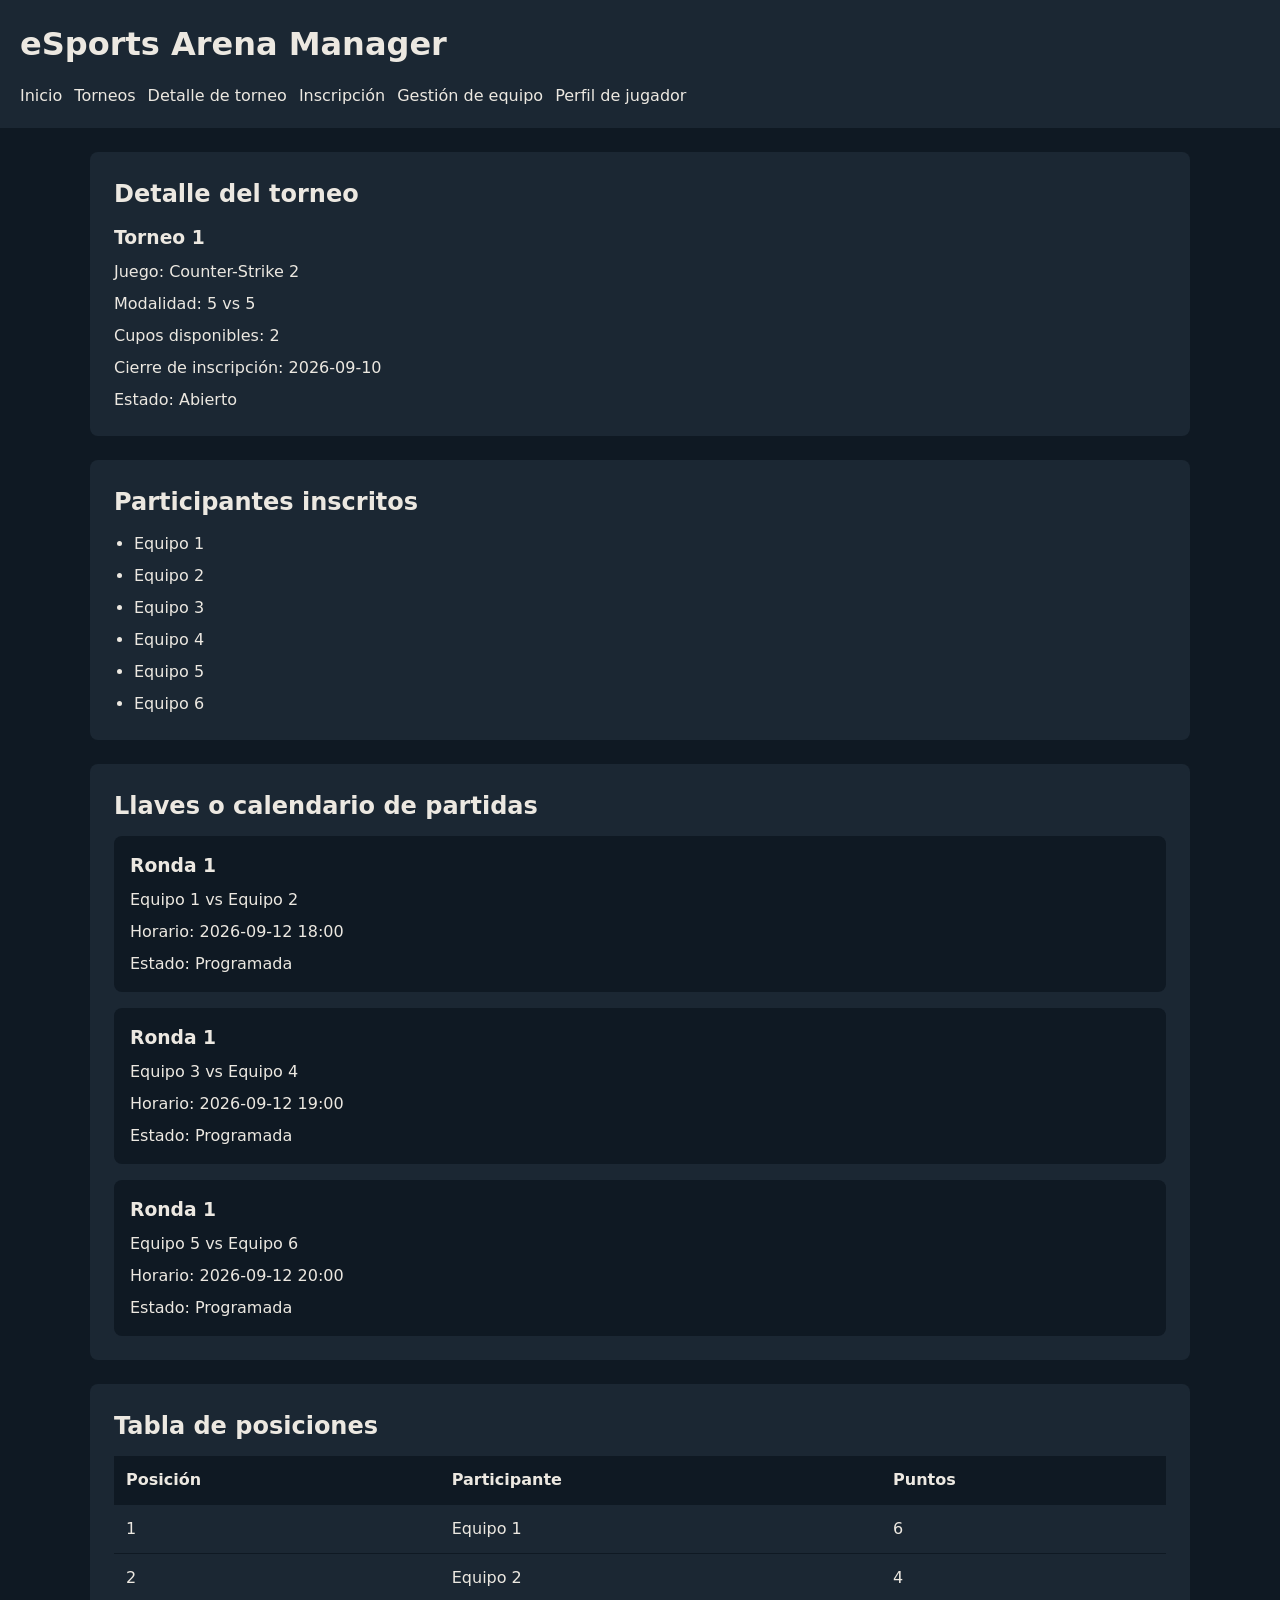
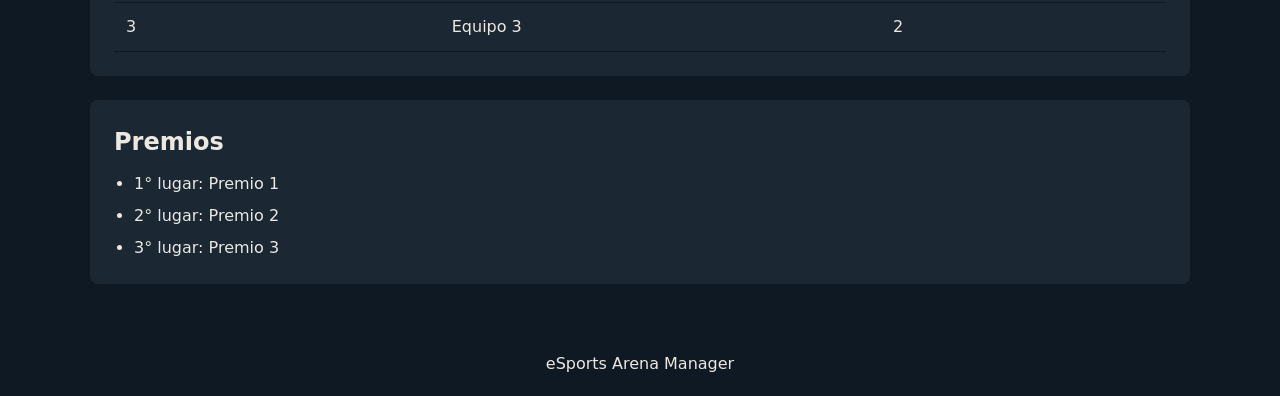
<file: detalle-torneo.html>
<!DOCTYPE html>
<html lang="es">
<head>
    <meta charset="UTF-8">
    <meta name="viewport" content="width=device-width, initial-scale=1.0">
    <title>eSports Arena Manager</title>
    <link rel="stylesheet" href="css/estilos.css">
</head>
<body>

    <header>
        <h1>eSports Arena Manager</h1>

        <nav>
            <ul>
                <li><a href="index.html">Inicio</a></li>
                <li><a href="torneos.html">Torneos</a></li>
                <li><a href="detalle-torneo.html">Detalle de torneo</a></li>
                <li><a href="inscripcion.html">Inscripción</a></li>
                <li><a href="equipo.html">Gestión de equipo</a></li>
                <li><a href="perfil.html">Perfil de jugador</a></li>
            </ul>
        </nav>
    </header>

    <main>
        <section>
            <h2>Detalle del torneo</h2>

            <article id="informacion-torneo">
                
            </article>
        </section>

        <section>
            <h2>Participantes inscritos</h2>

            <div id="participantes-inscritos">
                
            </div>
        </section>

        <section>
            <h2>Llaves o calendario de partidas</h2>

            <div id="llaves-partidas">
                
            </div>
        </section>

        <section>
            <h2>Tabla de posiciones</h2>

            <div id="tabla-posiciones">
                
            </div>
        </section>

        <section>
            <h2>Premios</h2>

            <div id="premios-torneo">
               
            </div>
        </section>
    </main>

    <footer>
        <p>eSports Arena Manager</p>
    </footer>

    <script src="js/script.js"></script>
</body>
</html>
</file>
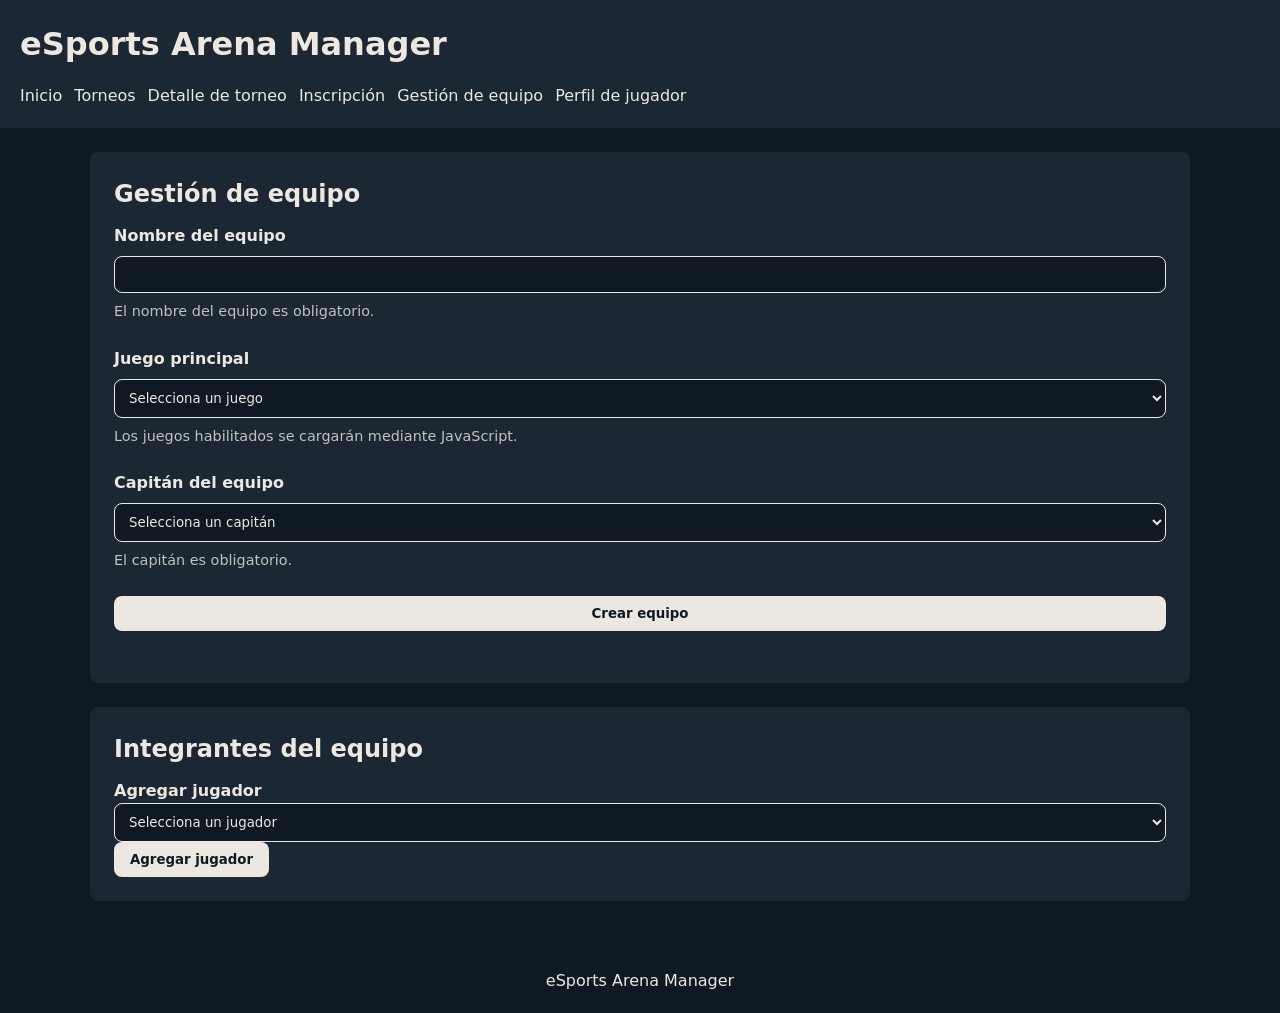
<file: equipo.html>
<!DOCTYPE html>
<html lang="es">
<head>
    <meta charset="UTF-8">
    <meta name="viewport" content="width=device-width, initial-scale=1.0">
    <title>eSports Arena Manager</title>
    <link rel="stylesheet" href="css/estilos.css">
</head>
<body>

    <header>
        <h1>eSports Arena Manager</h1>

        <nav>
            <ul>
                <li><a href="index.html">Inicio</a></li>
                <li><a href="torneos.html">Torneos</a></li>
                <li><a href="detalle-torneo.html">Detalle de torneo</a></li>
                <li><a href="inscripcion.html">Inscripción</a></li>
                <li><a href="equipo.html">Gestión de equipo</a></li>
                <li><a href="perfil.html">Perfil de jugador</a></li>
            </ul>
        </nav>
    </header>

    <main>
        <section>
            <h2>Gestión de equipo</h2>

            <form id="formulario-equipo" novalidate>
                <div>
                    <label for="nombre-equipo">Nombre del equipo</label>

                    <input
                        type="text"
                        id="nombre-equipo"
                        name="nombre-equipo"
                        autocomplete="organization"
                        required
                    >

                    <p>El nombre del equipo es obligatorio.</p>
                    <p id="error-nombre-equipo" class="mensaje-error"></p>
                </div>

                <div>
                    <label for="juego-principal">Juego principal</label>

                    <select id="juego-principal" name="juego-principal" required>
                        <option value="">Selecciona un juego</option>
                    </select>

                    <p>Los juegos habilitados se cargarán mediante JavaScript.</p>
                    <p id="error-juego-principal" class="mensaje-error"></p>
                </div>

                <div>
                    <label for="capitan">Capitán del equipo</label>

                    <select id="capitan" name="capitan" required>
                        <option value="">Selecciona un capitán</option>
                    </select>

                    <p>El capitán es obligatorio.</p>
                    <p id="error-capitan" class="mensaje-error"></p>
                </div>

                <button type="submit">Crear equipo</button>

                <p id="mensaje-equipo"></p>
            </form>
        </section>

        <section>
            <h2>Integrantes del equipo</h2>

            <div>
                <label for="jugador">Agregar jugador</label>

                <select id="jugador" name="jugador">
                    <option value="">Selecciona un jugador</option>
                </select>

                <button type="button" id="boton-agregar-jugador">
                    Agregar jugador
                </button>

                <p id="error-jugador" class="mensaje-error"></p>
            </div>

            <div id="lista-integrantes">
                
            </div>
        </section>
    </main>

    <footer>
        <p>eSports Arena Manager</p>
    </footer>

    <script src="js/script.js"></script>
</body>
</html>
</file>
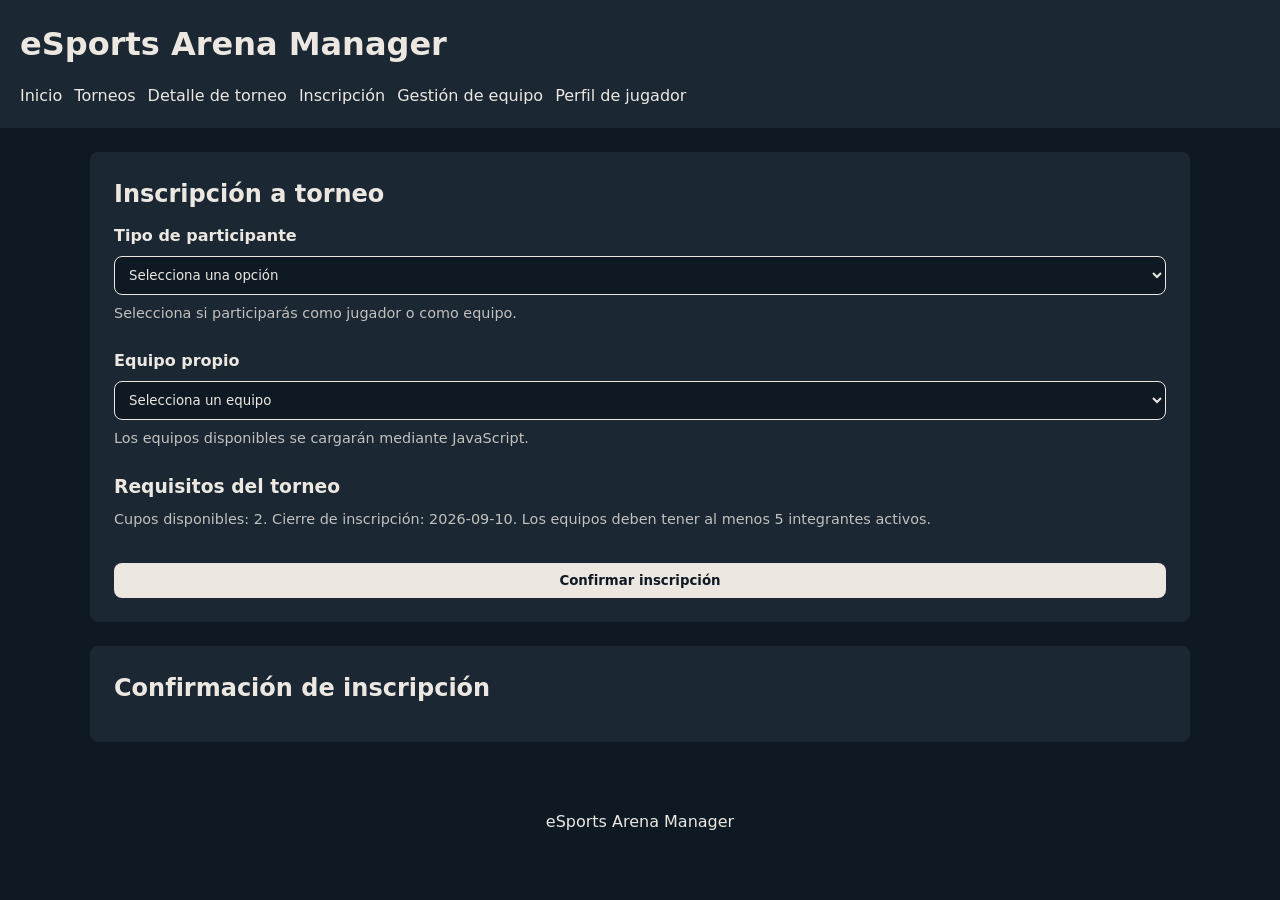
<file: inscripcion.html>
<!DOCTYPE html>
<html lang="es">
<head>
    <meta charset="UTF-8">
    <meta name="viewport" content="width=device-width, initial-scale=1.0">
    <title>eSports Arena Manager</title>
    <link rel="stylesheet" href="css/estilos.css">
</head>
<body>

    <header>
        <h1>eSports Arena Manager</h1>

        <nav>
            <ul>
                <li><a href="index.html">Inicio</a></li>
                <li><a href="torneos.html">Torneos</a></li>
                <li><a href="detalle-torneo.html">Detalle de torneo</a></li>
                <li><a href="inscripcion.html">Inscripción</a></li>
                <li><a href="equipo.html">Gestión de equipo</a></li>
                <li><a href="perfil.html">Perfil de jugador</a></li>
            </ul>
        </nav>
    </header>

    <main>
        <section>
            <h2>Inscripción a torneo</h2>

            <form id="formulario-inscripcion" novalidate>
                <div>
                    <label for="tipo-participante">Tipo de participante</label>

                    <select id="tipo-participante" name="tipo-participante">
                        <option value="">Selecciona una opción</option>
                        <option value="jugador">Jugador</option>
                        <option value="equipo">Equipo</option>
                    </select>

                    <p>Selecciona si participarás como jugador o como equipo.</p>
                    <p id="error-tipo-participante" class="mensaje-error"></p>
                </div>

                <div>
                    <label for="equipo">Equipo propio</label>

                    <select id="equipo" name="equipo">
                        <option value="">Selecciona un equipo</option>
                    </select>

                    <p>Los equipos disponibles se cargarán mediante JavaScript.</p>
                    <p id="error-equipo-inscripcion" class="mensaje-error"></p>
                </div>

                <div>
                    <h3>Requisitos del torneo</h3>

                    <div id="requisitos-torneo">
                        
                    </div>
                </div>

                <p id="error-inscripcion" class="mensaje-error"></p>

                <button type="submit">Confirmar inscripción</button>
            </form>
        </section>

        <section>
            <h2>Confirmación de inscripción</h2>

            <div id="confirmacion-inscripcion">
                
            </div>
        </section>
    </main>

    <footer>
        <p>eSports Arena Manager</p>
    </footer>

    <script src="js/script.js"></script>
</body>
</html>
</file>
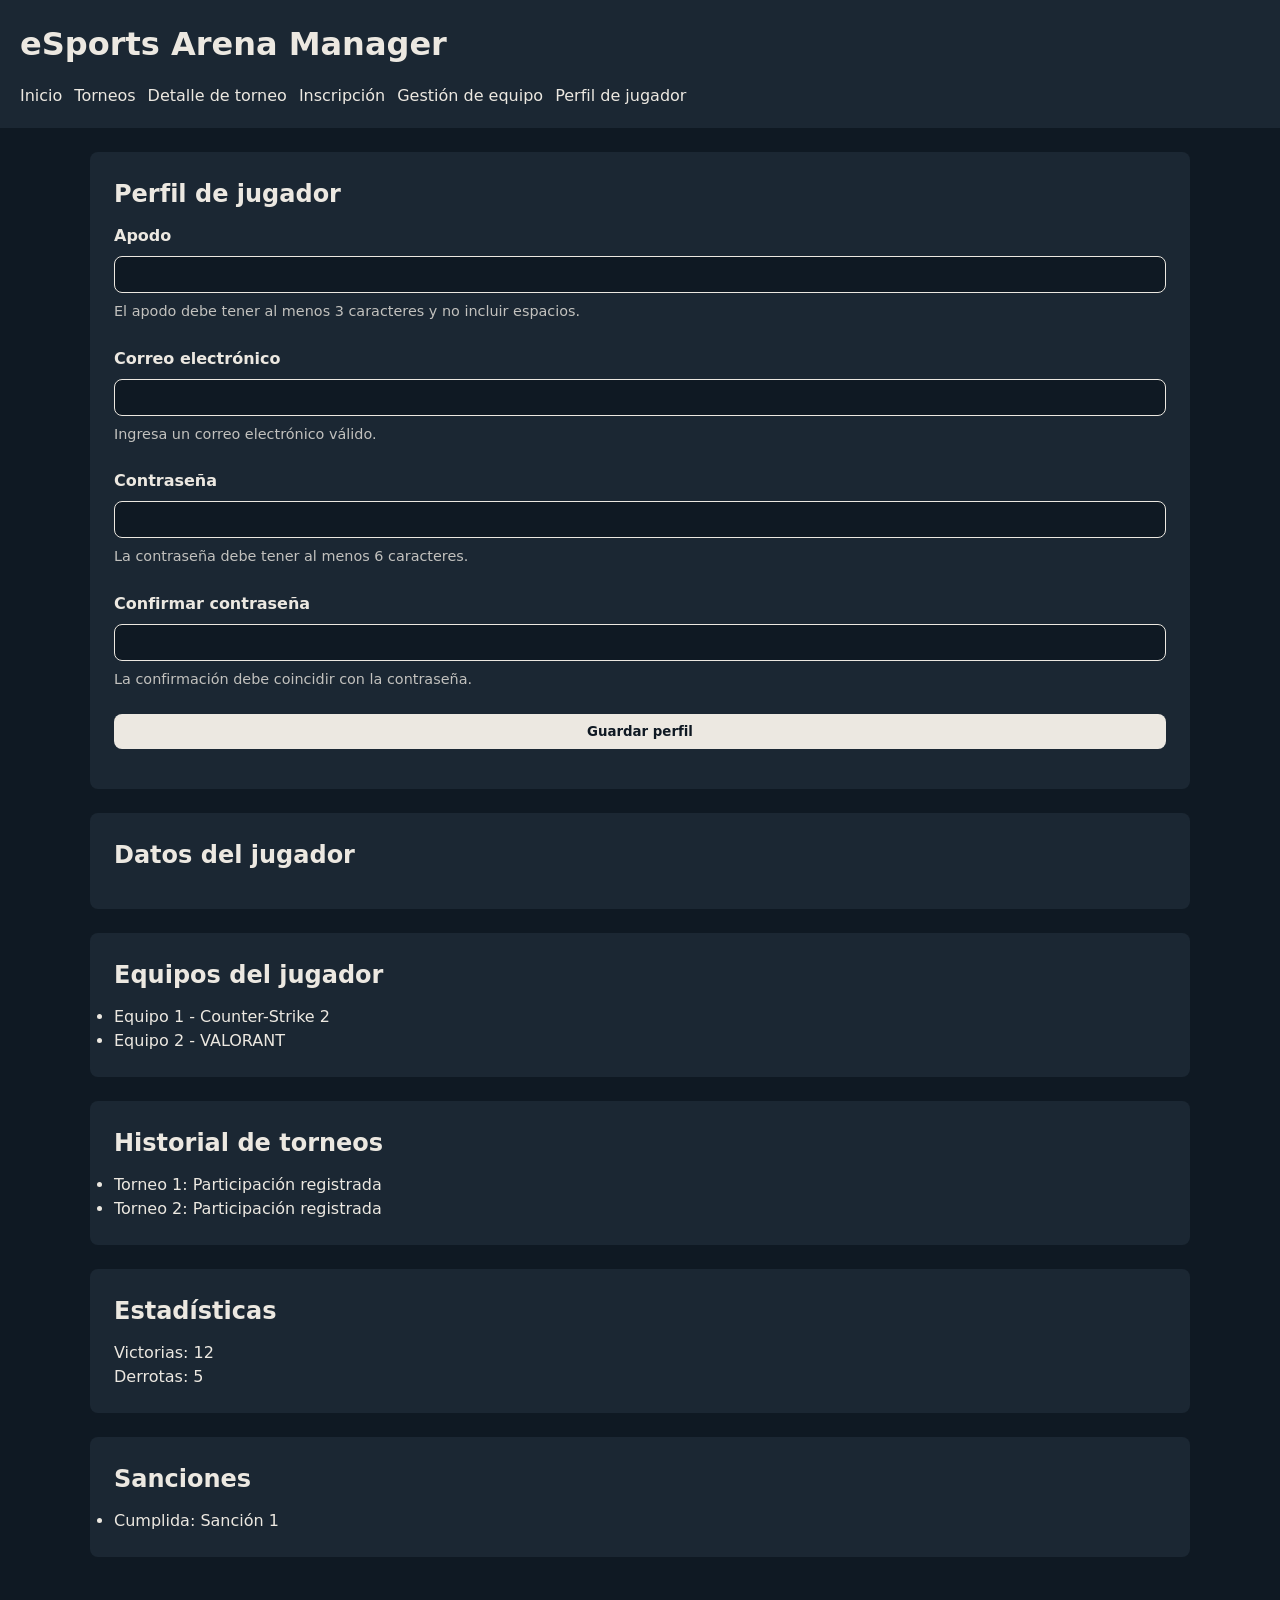
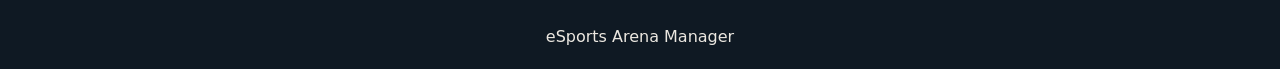
<file: perfil.html>
<!DOCTYPE html>
<html lang="es">
<head>
    <meta charset="UTF-8">
    <meta name="viewport" content="width=device-width, initial-scale=1.0">
    <title>eSports Arena Manager</title>
    <link rel="stylesheet" href="css/estilos.css">
</head>
<body>

    <header>
        <h1>eSports Arena Manager</h1>

        <nav>
            <ul>
                <li><a href="index.html">Inicio</a></li>
                <li><a href="torneos.html">Torneos</a></li>
                <li><a href="detalle-torneo.html">Detalle de torneo</a></li>
                <li><a href="inscripcion.html">Inscripción</a></li>
                <li><a href="equipo.html">Gestión de equipo</a></li>
                <li><a href="perfil.html">Perfil de jugador</a></li>
            </ul>
        </nav>
    </header>

    <main>
        <section>
            <h2>Perfil de jugador</h2>

            <form id="formulario-perfil" novalidate>
                <div>
                    <label for="apodo">Apodo</label>

                    <input
                        type="text"
                        id="apodo"
                        name="apodo"
                        autocomplete="nickname"
                    >

                    <p>El apodo debe tener al menos 3 caracteres y no incluir espacios.</p>
                    <p id="error-apodo" class="mensaje-error"></p>
                </div>

                <div>
                    <label for="correo">Correo electrónico</label>

                    <input
                        type="email"
                        id="correo"
                        name="correo"
                        autocomplete="email"
                    >

                    <p>Ingresa un correo electrónico válido.</p>
                    <p id="error-correo" class="mensaje-error"></p>
                </div>

                <div>
                    <label for="contrasena">Contraseña</label>

                    <input
                        type="password"
                        id="contrasena"
                        name="contrasena"
                        autocomplete="new-password"
                    >

                    <p>La contraseña debe tener al menos 6 caracteres.</p>
                    <p id="error-contrasena" class="mensaje-error"></p>
                </div>

                <div>
                    <label for="confirmar-contrasena">Confirmar contraseña</label>

                    <input
                        type="password"
                        id="confirmar-contrasena"
                        name="confirmar-contrasena"
                        autocomplete="new-password"
                    >

                    <p>La confirmación debe coincidir con la contraseña.</p>
                    <p id="error-confirmar-contrasena" class="mensaje-error"></p>
                </div>

                <button type="submit">Guardar perfil</button>

                <p id="mensaje-perfil"></p>
            </form>
        </section>

        <section>
            <h2>Datos del jugador</h2>

            <article id="ficha-jugador">
               
            </article>
        </section>

        <section>
            <h2>Equipos del jugador</h2>

            <div id="equipos-jugador">
                
            </div>
        </section>

        <section>
            <h2>Historial de torneos</h2>

            <div id="historial-torneos">
                
            </div>
        </section>

        <section>
            <h2>Estadísticas</h2>

            <div id="estadisticas-jugador">
               
            </div>
        </section>

        <section>
            <h2>Sanciones</h2>

            <div id="sanciones-jugador">
               
            </div>
        </section>
    </main>

    <footer>
        <p>eSports Arena Manager</p>
    </footer>

    <script src="js/script.js"></script>
</body>
</html>
</file>
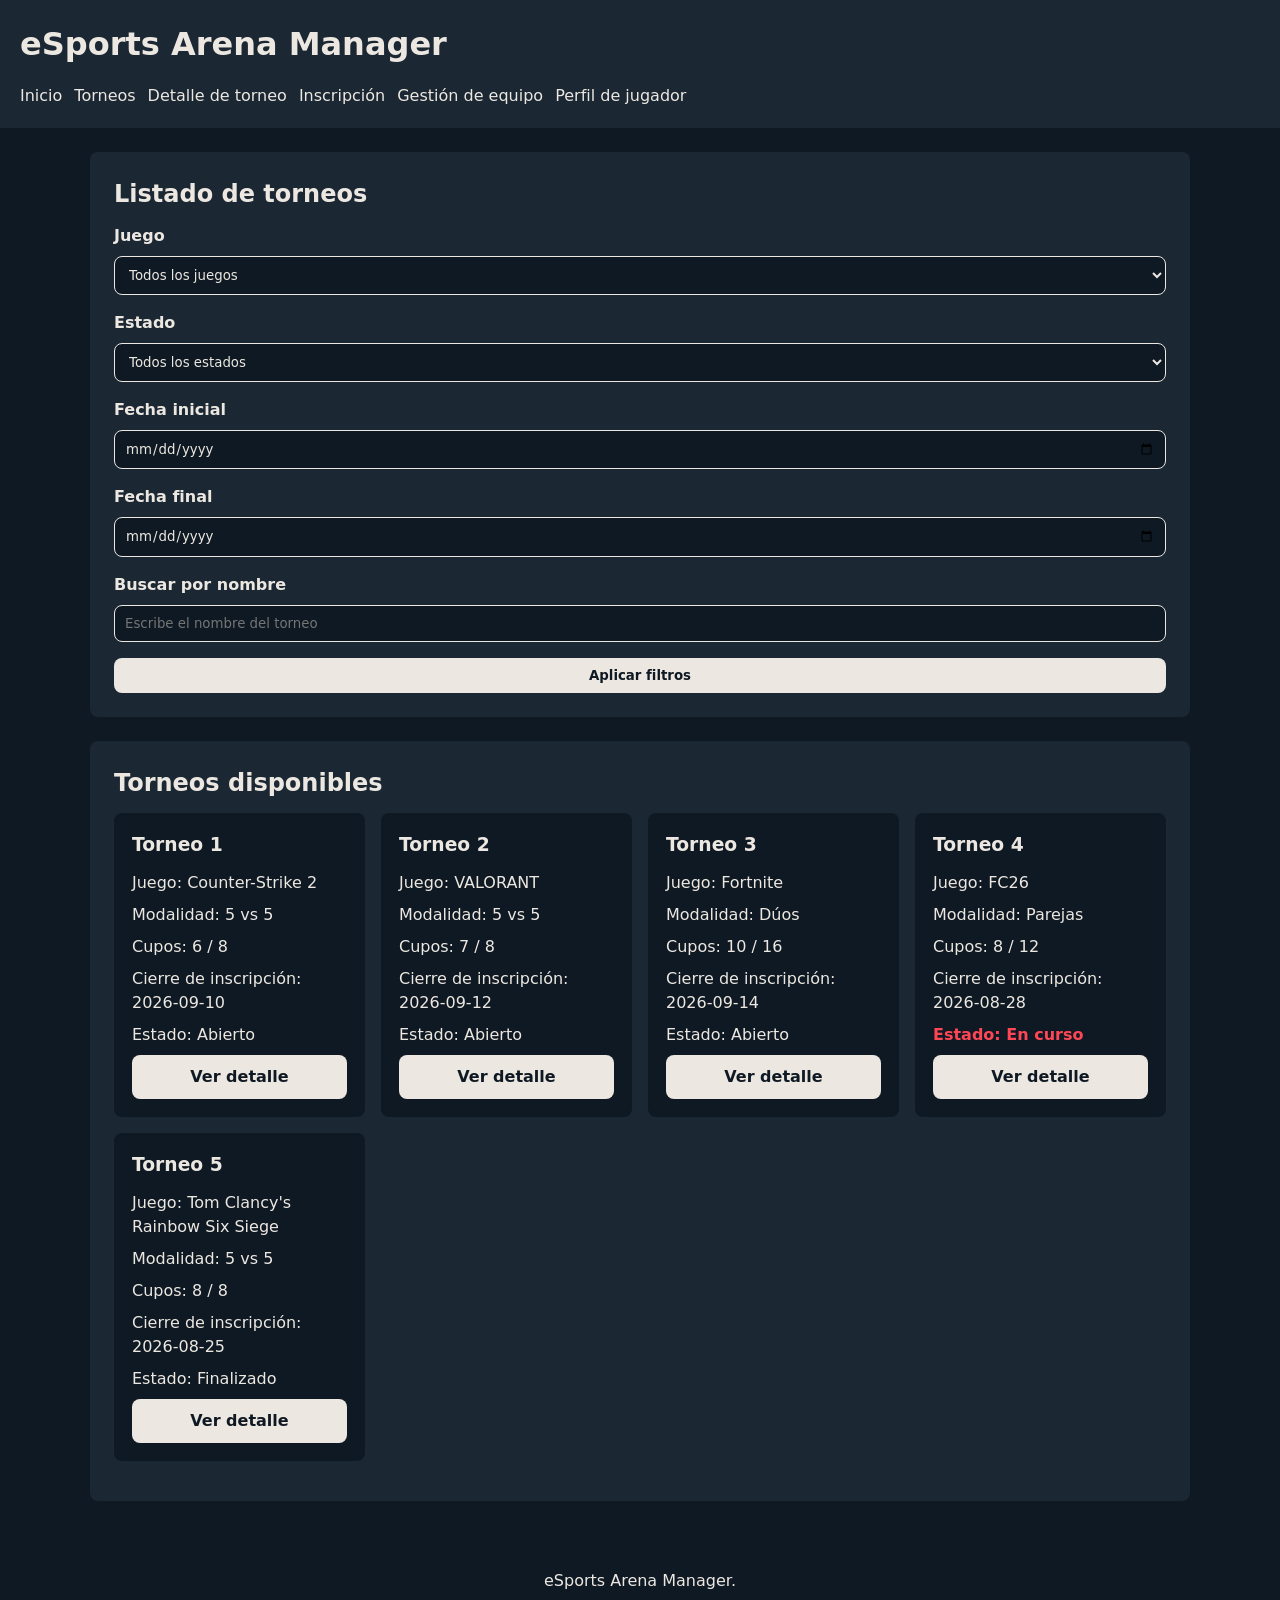
<file: torneos.html>
<!DOCTYPE html>
<html lang="es">
<head>
    <meta charset="UTF-8">
    <meta name="viewport" content="width=device-width, initial-scale=1.0">
    <title>Torneos | eSports Arena Manager</title>
    <link rel="stylesheet" href="css/estilos.css">
</head>
<body>

    <header>
        <h1>eSports Arena Manager</h1>

        <nav>
            <ul>
                <li><a href="index.html">Inicio</a></li>
                <li><a href="torneos.html">Torneos</a></li>
                <li><a href="detalle-torneo.html">Detalle de torneo</a></li>
                <li><a href="inscripcion.html">Inscripción</a></li>
                <li><a href="equipo.html">Gestión de equipo</a></li>
                <li><a href="perfil.html">Perfil de jugador</a></li>
            </ul>
        </nav>
    </header>

    <main>
    <section>
        <h2>Listado de torneos</h2>

        <form id="formulario-filtros">
            <div>
                <label for="filtro-juego">Juego</label>

                <select id="filtro-juego" name="filtro-juego">
                    <option value="">Todos los juegos</option>
                </select>
            </div>

            <div>
                <label for="filtro-estado">Estado</label>

                <select id="filtro-estado" name="filtro-estado">
                    <option value="">Todos los estados</option>
                    <option value="abierto">Abierto</option>
                    <option value="en-curso">En curso</option>
                    <option value="finalizado">Finalizado</option>
                </select>
            </div>

            <div>
                <label for="fecha-inicial">Fecha inicial</label>

                <input
                    type="date"
                    id="fecha-inicial"
                    name="fecha-inicial"
                >
            </div>

            <div>
                <label for="fecha-final">Fecha final</label>

                <input
                    type="date"
                    id="fecha-final"
                    name="fecha-final"
                >
            </div>

            <div>
                <label for="buscar-nombre">Buscar por nombre</label>

                <input
                    type="search"
                    id="buscar-nombre"
                    name="buscar-nombre"
                    placeholder="Escribe el nombre del torneo"
                >
            </div>

            <button type="submit">Aplicar filtros</button>
        </form>
    </section>

    <section>
        <h2>Torneos disponibles</h2>

        <div id="contenedor-torneos">
            
        </div>

        <div id="estado-vacio">
            
        </div>
    </section>
</main>

    <footer>
        <p>eSports Arena Manager.</p>
    </footer>

    <script src="js/script.js"></script>
</body>
</html>
</file>
<file: css/estilos.css>
/* ============================================================
   VARIABLES CSS
   ============================================================ */

:root {
    --fondo: #0F1923;
    --superficie: #1B2733;
    --primario: #FF4655;
    --acento: #ECE8E1;
    --texto: #ECE8E1;
    --error: #FF8A00;
    --radio-borde: 8px;
    --fuente: system-ui, -apple-system, "Segoe UI", sans-serif;
}

/* ============================================================
   REINICIO BÁSICO
   ============================================================ */

* {
    margin: 0;
    padding: 0;
    box-sizing: border-box;
}

/* ============================================================
   ESTILOS GENERALES
   ============================================================ */

body {
    background-color: var(--fondo);
    color: var(--texto);
    font-family: var(--fuente);
    line-height: 1.5;
}

/* ============================================================
   CABECERA Y NAVEGACIÓN
   ============================================================ */

header {
    background-color: var(--superficie);
    padding: 20px;
}

header h1 {
    margin-bottom: 16px;
}

nav ul {
    display: flex;
    flex-wrap: wrap;
    gap: 12px;
    list-style: none;
}

nav a {
    color: var(--texto);
    text-decoration: none;
}

nav a:hover {
    text-decoration: underline;
}

/* ============================================================
   CONTENIDO PRINCIPAL
   ============================================================ */

main {
    padding: 24px;
}

section {
    max-width: 1100px;
    margin: 0 auto 24px;
    padding: 24px;
    background-color: var(--superficie);
    border-radius: var(--radio-borde);
}

section h2 {
    margin-bottom: 12px;
}

/* ============================================================
   VIDEO
   ============================================================ */

iframe {
    max-width: 100%;
    border: 0;
}

/* ============================================================
   PIE DE PÁGINA
   ============================================================ */

footer {
    padding: 20px;
    text-align: center;

}
    /* ============================================================
   FORMULARIOS
   ============================================================ */

form {
    display: grid;
    gap: 16px;
}

form div {
    display: grid;
    gap: 8px;
}

label {
    font-weight: 600;
}

input,
select {
    width: 100%;
    padding: 10px;
    border: 1px solid var(--acento);
    border-radius: var(--radio-borde);
    background-color: var(--fondo);
    color: var(--texto);
    font-family: var(--fuente);
}

input:focus,
select:focus {
    outline: 2px solid var(--acento);
    outline-offset: 2px;
}

form p {
    font-size: 0.9rem;
    opacity: 0.8;
}

button {
    padding: 10px 16px;
    border: 0;
    border-radius: var(--radio-borde);
    background-color: var(--acento);
    color: var(--fondo);
    font-family: var(--fuente);
    font-weight: 600;
    cursor: pointer;
}

button:hover {
    filter: brightness(0.9);
    }

    /* ============================================================
   TARJETAS DE TORNEOS
   ============================================================ */

#contenedor-torneos,
#torneos-destacados {
    display: grid;
    grid-template-columns: repeat(auto-fit, minmax(250px, 1fr));
    gap: 16px;
}

.tarjeta-torneo {
    display: grid;
    gap: 8px;
    padding: 18px;
    background-color: var(--fondo);
    border-radius: var(--radio-borde);
}

.tarjeta-torneo h3 {
    margin-bottom: 4px;
}

.estado-en-curso {
    color: var(--primario);
    font-weight: 600;
    }

#estado-vacio {
    margin-top: 16px;
    color: var(--error);
    font-weight: 600;
}

.enlace-detalle {
    padding: 10px;
    border-radius: var(--radio-borde);
    background-color: var(--acento);
    color: var(--fondo);
    text-align: center;
    text-decoration: none;
    font-weight: 600;
}

.enlace-detalle:hover {
    filter: brightness(0.9);
}
#informacion-torneo,
#participantes-inscritos,
#premios-torneo {
    display: grid;
    gap: 8px;
}

#participantes-inscritos ul,
#premios-torneo ul {
    display: grid;
    gap: 8px;
    padding-left: 20px;
}

#llaves-partidas {
    display: grid;
    gap: 16px;
}

#llaves-partidas article {
    display: grid;
    gap: 8px;
    padding: 16px;
    background-color: var(--fondo);
    border-radius: var(--radio-borde);
}

#tabla-posiciones table {
    width: 100%;
    border-collapse: collapse;
}

#tabla-posiciones th,
#tabla-posiciones td {
    padding: 12px;
    border-bottom: 1px solid var(--fondo);
    text-align: left;
}

#tabla-posiciones th {
    background-color: var(--fondo);
}
.mensaje-error {
    color: var(--error);
    font-weight: 600;
}

#mensaje-equipo {
    margin-top: 12px;
    font-weight: 600;
}
.imagen-portada {
    width: 100%;
    max-width: 1100px;
    display: block;
    margin: 16px auto 0;
    border-radius: var(--radio-borde);
}
</file>
